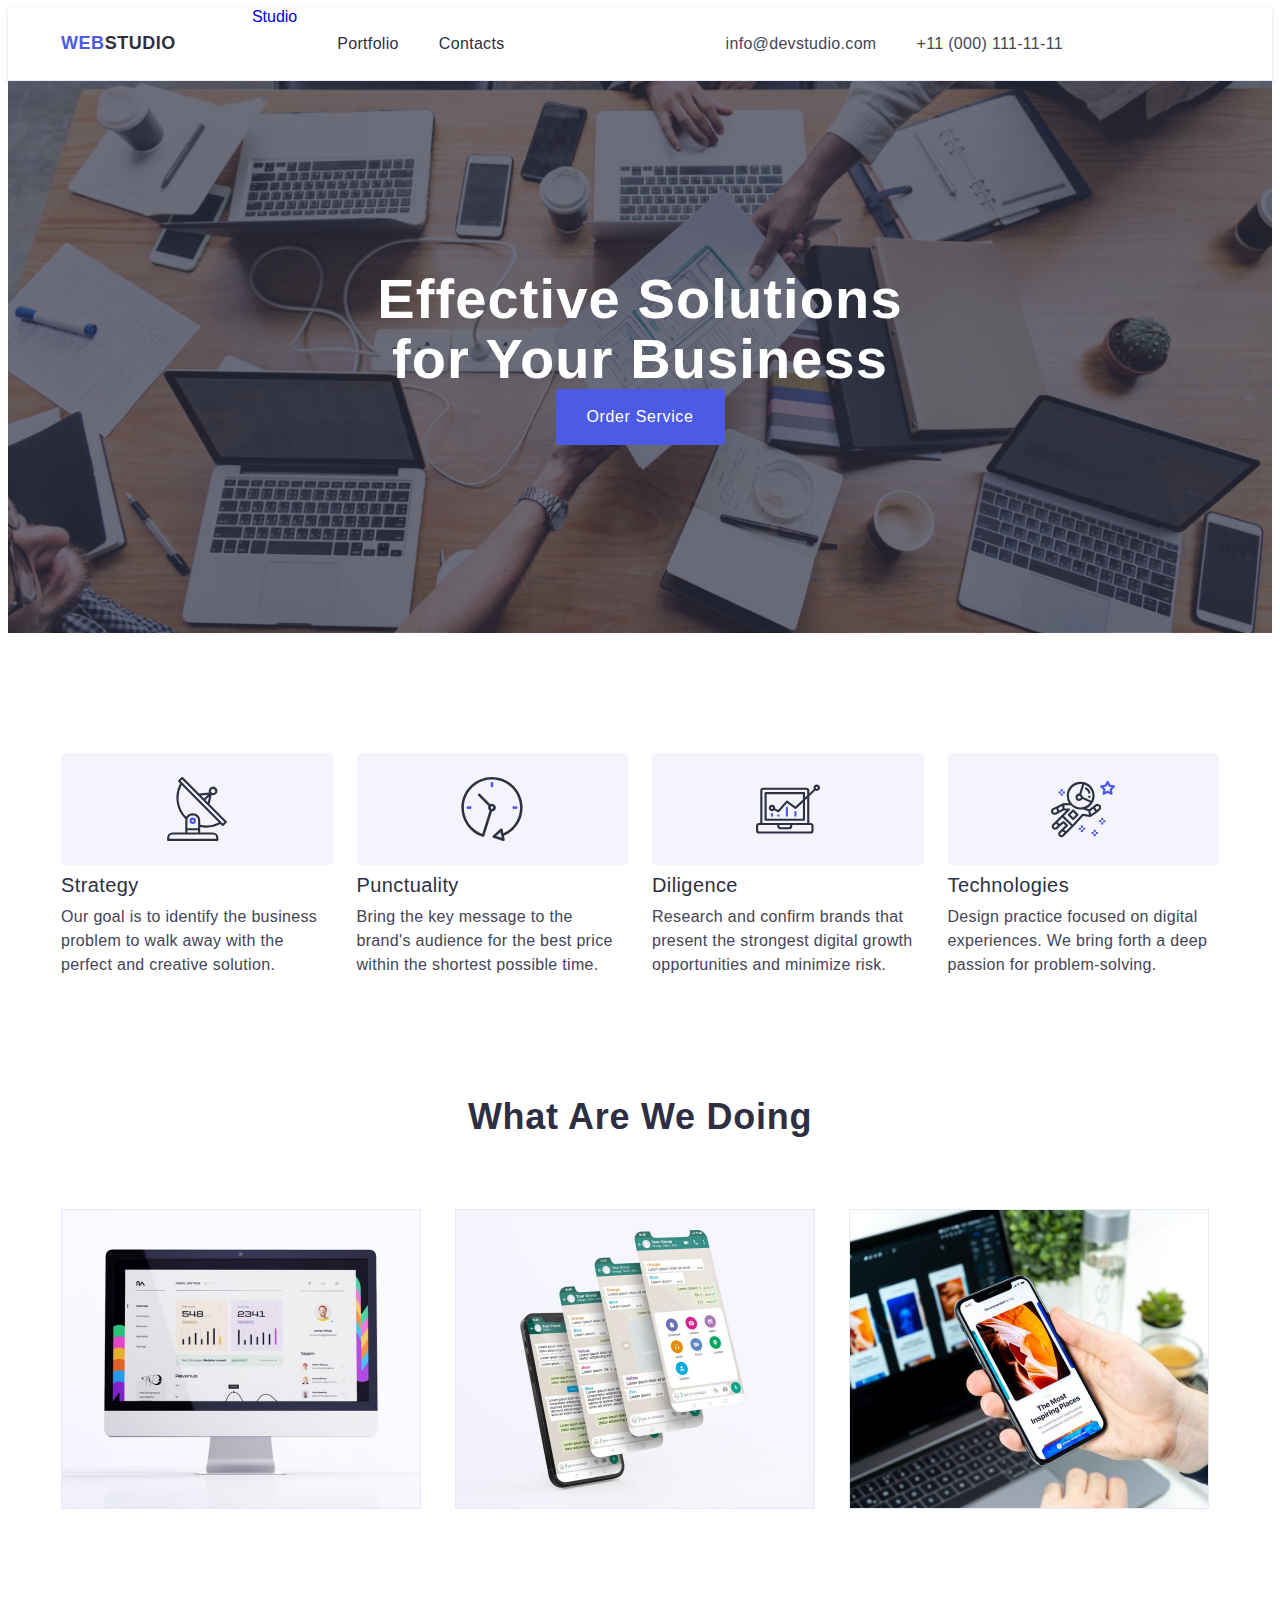
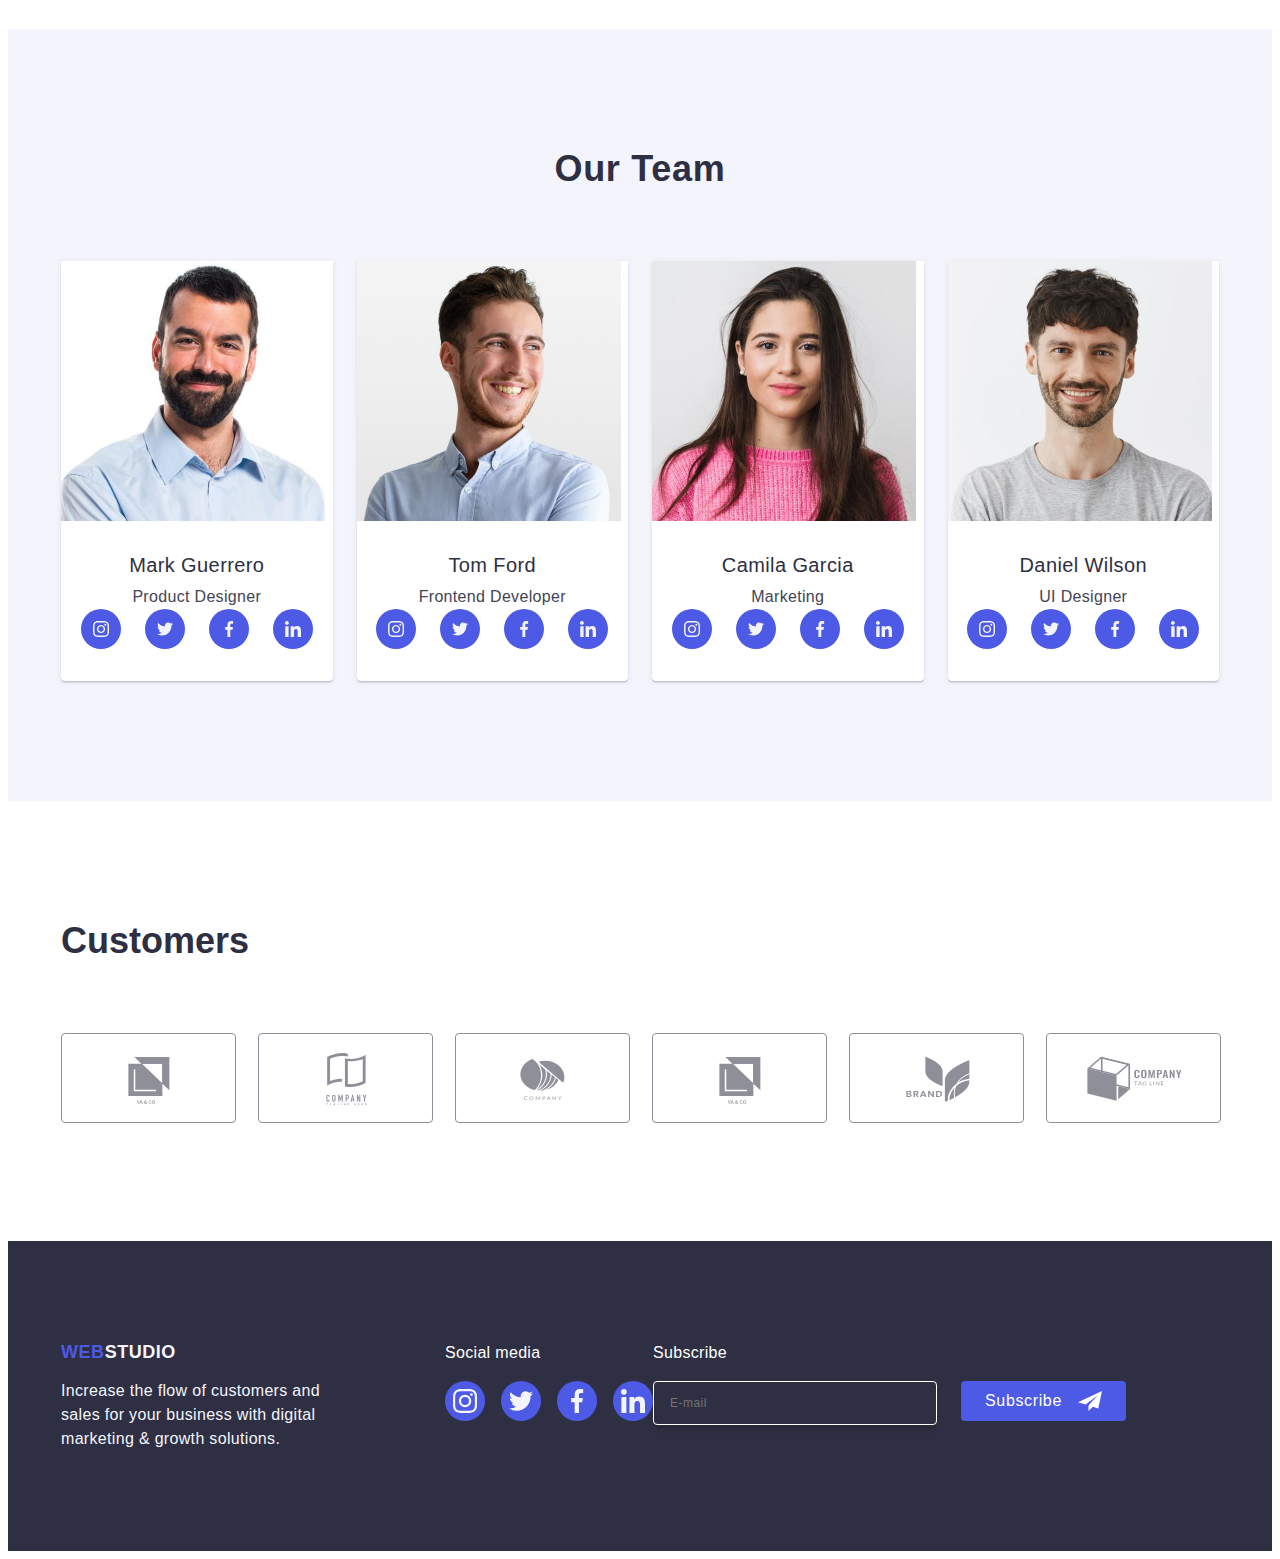
<file: index.html>
<!DOCTYPE html>
<html lang="en">
  <head>
    <meta charset="utf-8" />
    <meta name="viewport" content="width=device-width, initial-scale=1.0" />
    <link rel="shortcut icon" href="favicon.ico" type="image/x-icon" />
    <link rel="preconnect" href="https://fonts.googleapis.com" />
    <link rel="preconnect" href="https://fonts.gstatic.com" crossorigin />
    <link
      rel="preconnect"
      href="https://fonts.googleapis.com/css2?family=Raleway:wght@800&family=Roboto:wght@400;500;700&display=swap"
    />
    <link rel="preconnect" href="https://fonts.googleapis.com" />
    <link rel="preconnect" href="https://fonts.gstatic.com" crossorigin />
    <link
      rel="stylesheet"
      href="https://cdnjs.cloudflare.com/ajax/libs/modern-normalize/2.0.0/modern-normalize.min.css"
      integrity="sha512-4xo8blKMVCiXpTaLzQSLSw3KFOVPWhm/TRtuPVc4WG6kUgjH6J03IBuG7JZPkcWMxJ5huwaBpOpnwYElP/m6wg=="
      crossorigin="anonymous"
      referrerpolicy="no-referrer"
    />
    <link rel="stylesheet" href="./css/style.css" />
    <title>Web Studio</title>
  </head>
  <body>
    <header class="header">
      <div class="header-container container">
        <nav class="header-nav">
          <a href="./index.html" class="header-link link"
            >Web<span class="logo-header">Studio</span></a
          >

          <ul class="list header-li">
            <li><a href="./index.html" class="studio--index link">Studio</a></li>
            <li><a href="./portfolio.html" class="studio-li link">Portfolio</a></li>
            <li><a href="" class="studio-li link">Contacts</a></li>
          </ul>
        </nav>
        <address class="adress-header">
          <ul class="adress-list list">
            <li><a href="mailto:info@devstudio.com" class="mailtel link">info@devstudio.com</a></li>
            <li><a href="tel:+110001111111" class="mailtel link">+11 (000) 111-11-11</a></li>
          </ul>
        </address>
      </div>
    </header>
    <main>
      <!-- Effective Solutions for Your Business -->
      <section class="section-one">
        <div class="container">
          <h1 class="section-one-h">Effective Solutions for Your Business</h1>
          <button type="button" class="section-one-button" data-modal-open>Order Service</button>
          <div></div>
        </div>
      </section>
      <section class="section-two">
        <div class="container">
          <div class="visually-hidden">
            <h2>Container</h2>
          </div>
          <ul class="section-two-list list">
            <li class="section-two-list-li"
              ><div class="index-image-one"
                ><svg class="" width="64" height="64">
                  <use href="./images/icons.svg#icon-antenna-1"></use>
                </svg>
              </div>
              <h3 class="section-two-h">Strategy</h3>
              <p class="section-two-p">
                Our goal is to identify the business problem to walk away with the perfect and
                creative solution.
              </p>
            </li>
            <li class="section-two-list-li"
              ><div class="index-image-one"
                ><svg class="" width="64" height="64">
                  <use href="./images/icons.svg#icon-clock-1"></use>
                </svg>
              </div>
              <h3 class="section-two-h">Punctuality</h3>
              <p class="section-two-p">
                Bring the key message to the brand's audience for the best price within the shortest
                possible time.
              </p>
            </li>
            <li class="section-two-list-li"
              ><div class="index-image-one"
                ><svg class="" width="64" height="64">
                  <use href="./images/icons.svg#icon-diagram-1"></use>
                </svg>
              </div>
              <h3 class="section-two-h">Diligence</h3>
              <p class="section-two-p">
                Research and confirm brands that present the strongest digital growth opportunities
                and minimize risk.
              </p>
            </li>
            <li class="section-two-list-li"
              ><div class="index-image-one"
                ><svg class="" width="64" height="64">
                  <use href="./images/icons.svg#icon-astronaut-1"></use>
                </svg>
              </div>
              <h3 class="section-two-h">Technologies</h3>
              <p class="section-two-p">
                Design practice focused on digital experiences. We bring forth a deep passion for
                problem-solving.
              </p>
            </li>
          </ul>
        </div>
      </section>
      <section class="section-three">
        <!-- What are we doing? -->
        <div class="container">
          <h2 class="section-three-h">What are we doing</h2>
          <ul class="section-three-list list">
            <li class="section-three-list-li"
              ><img src="./images/image1.jpg" alt="computer" width="360"
            /></li>
            <li class="section-three-list-li"
              ><img src="./images/image2.jpg" alt="telegramm" width="360"
            /></li>
            <li class="section-three-list-li"
              ><img src="./images/image3.jpg" alt="phone" width="360"
            /></li>
          </ul>
        </div>
      </section>

      <!-- Our Team -->
      <section class="section-four">
        <div class="container">
          <h2 class="section-four-h">Our Team</h2>
          <ul class="section-four-list list">
            <li class="section-four-li">
              <img src="./images/image.jpg" alt="Mark Guerrero" width="264" />
              <div class="section-four-div"
                ><h3 class="section-four-li-h">Mark Guerrero</h3>
                <p class="section-four-li-p">Product Designer</p>
                <ul class="section-four-ul-social">
                  <li class="section-four-ul-social-li"
                    ><a href="" class="section-four-ul-cosical-li-a"
                      ><svg class="section-four-ul-cosical-li-a-svg" width="16" height="16">
                        <use href="./images/icons.svg#icon-instagram-2"></use></svg></a
                  ></li>
                  <li class="section-four-ul-social-li"
                    ><a href="" class="section-four-ul-cosical-li-a"
                      ><svg class="section-four-ul-cosical-li-a-svg" width="16" height="16">
                        <use href="./images/icons.svg#icon-twitter-1"></use></svg></a
                  ></li>
                  <li class="section-four-ul-social-li"
                    ><a href="" class="section-four-ul-cosical-li-a"
                      ><svg class="section-four-ul-cosical-li-a-svg" width="16" height="16">
                        <use href="./images/icons.svg#icon-facebook-1"></use></svg></a
                  ></li>
                  <li class="section-four-ul-social-li"
                    ><a href="" class="section-four-ul-cosical-li-a"
                      ><svg class="section-four-ul-cosical-li-a-svg" width="16" height="16">
                        <use href="./images/icons.svg#icon-linkedin-1"></use></svg></a
                  ></li>
                </ul>
              </div>
            </li>
            <li class="section-four-li">
              <img src="./images/image(2).jpg" alt="Tom Ford" width="264" />
              <div class="section-four-div">
                <h3 class="section-four-li-h">Tom Ford</h3>
                <p class="section-four-li-p">Frontend Developer</p>
                <ul class="section-four-ul-social">
                  <li class="section-four-ul-social-li"
                    ><a href="" class="section-four-ul-cosical-li-a"
                      ><svg class="section-four-ul-cosical-li-a-svg" width="16" height="16">
                        <use href="./images/icons.svg#icon-instagram-2"></use></svg></a
                  ></li>
                  <li class="section-four-ul-social-li"
                    ><a href="" class="section-four-ul-cosical-li-a"
                      ><svg class="section-four-ul-cosical-li-a-svg" width="16" height="16">
                        <use href="./images/icons.svg#icon-twitter-1"></use></svg></a
                  ></li>
                  <li class="section-four-ul-social-li"
                    ><a href="" class="section-four-ul-cosical-li-a"
                      ><svg class="section-four-ul-cosical-li-a-svg" width="16" height="16">
                        <use href="./images/icons.svg#icon-facebook-1"></use></svg></a
                  ></li>
                  <li class="section-four-ul-social-li"
                    ><a href="" class="section-four-ul-cosical-li-a"
                      ><svg class="section-four-ul-cosical-li-a-svg" width="16" height="16">
                        <use href="./images/icons.svg#icon-linkedin-1"></use></svg></a
                  ></li>
                </ul>
              </div>
            </li>
            <li class="section-four-li">
              <img src="./images/image(3).jpg" alt="Camila Garcia" width="264" />
              <div class="section-four-div">
                <h3 class="section-four-li-h">Camila Garcia</h3>
                <p class="section-four-li-p">Marketing</p>
                <ul class="section-four-ul-social">
                  <li class="section-four-ul-social-li"
                    ><a href="" class="section-four-ul-cosical-li-a"
                      ><svg class="section-four-ul-cosical-li-a-svg" width="16" height="16">
                        <use href="./images/icons.svg#icon-instagram-2"></use></svg></a
                  ></li>
                  <li class="section-four-ul-social-li"
                    ><a href="" class="section-four-ul-cosical-li-a"
                      ><svg class="section-four-ul-cosical-li-a-svg" width="16" height="16">
                        <use href="./images/icons.svg#icon-twitter-1"></use></svg></a
                  ></li>
                  <li class="section-four-ul-social-li"
                    ><a href="" class="section-four-ul-cosical-li-a"
                      ><svg class="section-four-ul-cosical-li-a-svg" width="16" height="16">
                        <use href="./images/icons.svg#icon-facebook-1"></use></svg></a
                  ></li>
                  <li class="section-four-ul-social-li"
                    ><a href="" class="section-four-ul-cosical-li-a"
                      ><svg class="section-four-ul-cosical-li-a-svg" width="16" height="16">
                        <use href="./images/icons.svg#icon-linkedin-1"></use></svg></a
                  ></li>
                </ul>
              </div>
            </li>
            <li class="section-four-li">
              <img src="./images/image(4).jpg" alt="Daniel Wilson" width="264" />
              <div class="section-four-div">
                <h3 class="section-four-li-h">Daniel Wilson</h3>
                <p class="section-four-li-p">UI Designer</p>
                <ul class="section-four-ul-social">
                  <li class="section-four-ul-social-li"
                    ><a href="" class="section-four-ul-cosical-li-a"
                      ><svg class="section-four-ul-cosical-li-a-svg" width="16" height="16">
                        <use href="./images/icons.svg#icon-instagram-2"></use></svg></a
                  ></li>
                  <li class="section-four-ul-social-li"
                    ><a href="" class="section-four-ul-cosical-li-a"
                      ><svg class="section-four-ul-cosical-li-a-svg" width="16" height="16">
                        <use href="./images/icons.svg#icon-twitter-1"></use></svg></a
                  ></li>
                  <li class="section-four-ul-social-li"
                    ><a href="" class="section-four-ul-cosical-li-a"
                      ><svg class="section-four-ul-cosical-li-a-svg" width="16" height="16">
                        <use href="./images/icons.svg#icon-facebook-1"></use></svg></a
                  ></li>
                  <li class="section-four-ul-social-li"
                    ><a href="" class="section-four-ul-cosical-li-a"
                      ><svg class="section-four-ul-cosical-li-a-svg" width="16" height="16">
                        <use href="./images/icons.svg#icon-linkedin-1"></use></svg></a
                  ></li>
                </ul>
              </div>
            </li>
          </ul>
        </div>
      </section>
      <section class="section-five"
        ><div class="container"
          ><h2 class="section-five-h">Customers</h2>
          <ul class="section-five-ul"
            ><li class="section-five-ul-li"
              ><a href="" class="section-five-ul-li-a"
                ><svg class="section-five-svg" width="104" height="56">
                  <use href="./images/icons.svg#icon-Logo"></use></svg></a
            ></li>
            <li class="section-five-ul-li"
              ><a href="" class="section-five-ul-li-a"
                ><svg class="section-five-svg" width="104" height="56">
                  <use href="./images/icons.svg#icon-Logo-1"></use></svg></a
            ></li>
            <li class="section-five-ul-li"
              ><a href="" class="section-five-ul-li-a"
                ><svg class="section-five-svg" width="104" height="56">
                  <use href="./images/icons.svg#icon-Logo-2"></use></svg></a
            ></li>
            <li class="section-five-ul-li"
              ><a href="" class="section-five-ul-li-a"
                ><svg class="section-five-svg" width="104" height="56">
                  <use href="./images/icons.svg#icon-Logo"></use></svg></a
            ></li>
            <li class="section-five-ul-li"
              ><a href="" class="section-five-ul-li-a"
                ><svg class="section-five-svg" width="104" height="56">
                  <use href="./images/icons.svg#icon-Logo-3"></use></svg></a
            ></li>
            <li class="section-five-ul-li"
              ><a href="" class="section-five-ul-li-a"
                ><svg class="section-five-svg" width="104" height="56">
                  <use href="./images/icons.svg#icon-Logo-4"></use></svg></a></li></ul></div
      ></section>
    </main>
    <footer class="footer">
      <div class="footer-div container">
        <div class="footer-div-div">
          <a href="./index.html" class="footer-a link"
            >Web<span class="logo-footer">Studio</span></a
          >
          <p class="footer-p">
            Increase the flow of customers and sales for your business with digital marketing &
            growth solutions.
          </p>
        </div>
        <div>
          <p class="social-media">Social media</p>
          <ul class="footer-ul">
            <li class="footer-ul-li"
              ><a href="" class="footer-ul-li-a"
                ><svg class="footer-svg" width="24" height="24">
                  <use href="./images/icons.svg#icon-instagram-2"></use></svg></a
            ></li>
            <li class="footer-ul-li"
              ><a href="" class="footer-ul-li-a"
                ><svg class="footer-svg" width="24" height="24">
                  <use href="./images/icons.svg#icon-twitter-1"></use></svg></a
            ></li>
            <li class="footer-ul-li"
              ><a href="" class="footer-ul-li-a"
                ><svg class="footer-svg" width="24" height="24">
                  <use href="./images/icons.svg#icon-facebook-1"></use></svg></a
            ></li>
            <li class="footer-ul-li"
              ><a href="" class="footer-ul-li-a"
                ><svg class="footer-svg" width="24" height="24">
                  <use href="./images/icons.svg#icon-linkedin-1"></use></svg></a
            ></li>
          </ul>
        </div>
        <div class="footer-div-subscribe">
          <p class="subscribe">Subscribe</p>
          <form action="action" class="footer-form"
            ><label for="fullname" class="footer-label"
              ><input
                id="fullname"
                type="email"
                placeholder="E-mail"
                name="footer-input"
                class="input"
            /></label>
            <button type="submit" class="button-subscribe"
              >Subscribe
              <svg class="footer-svg-subscribe" width="24" height="24">
                <use href="./images/icons.svg#icon-Frame-3"></use>
              </svg>
            </button>
          </form>
        </div>
      </div>
    </footer>
    <div class="modal-div is-hidden" data-modal>
      <div class="modal-div-div"
        ><button type="button" class="modal-button" data-modal-close
          ><svg class="modal-svg" width="8" height="8">
            <use href="./images/icons.svg#icon-close"></use>
          </svg>
        </button>

        <p class="modal-p"></p>
        <form action="user-name-one"
          ><div class="modal-form-div"
            ><label for="user-name-one" class="modal-form-label">Name</label>
            <div class="modal-div-lobel"
              ><input type="text" id="user-name-one" name="user-name-one" class="inmup-username" />
              <svg class="modal-svg-input" width="18" height="24">
                <use href="./images/icons.svg#icon-person-black-18dp-1"></use></svg></div
          ></div>
          <div class="modal-form-div"
            ><label for="user-name" class="modal-form-label">Phone</label>
            <div class="label-div"
              ><input type="text" id="user-name" name="user-name" class="inmup-username" />
              <svg class="modal-svg-input" width="18" height="24">
                <use href="./images/icons.svg#icon-phone-black-18dp-1"></use></svg></div
          ></div>
          <div class="modal-form-div"
            ><label for="username" class="modal-form-label">Email</label>
            <div class="label-div"
              ><input type="text" id="username" name="user-name" class="inmup-username" />
              <svg class="modal-svg-input" width="18" height="24">
                <use href="./images/icons.svg#icon-email-black-18dp-1"></use>
              </svg>
            </div>
          </div>
          <div class="modal-four-div"
            ><label for="user-comment" class="modal-form-label">Comment</label>
            <textarea
              name="user-comment"
              id="user-comment"
              placeholder="Text input"
              class="modal-textarea"
              cols="30"
              rows="10"
            ></textarea>
          </div>
          <div class="modal-five-div"
            ><input
              type="checkbox"
              id="user-privacy"
              value="true"
              name="user-privacy"
              class="visually-hidden input-checkbox"
            />
            <label for="user-privacy" class="modal-five-label"
              >I accept the terms and conditions of the
              <span class="label-span"
                ><svg class="modal-svg-span" width="10" height="8">
                  <use href="./images/icons.svg#icon-Checkbox"></use></svg></span
              ><a href="" class="label-a">Privacy Policy</a></label
            ></div
          >
          <button class="form-button"></button>
        </form>
      </div>
    </div>
    <script src="./js/modal.js"></script>
  </body>
</html>
</file>
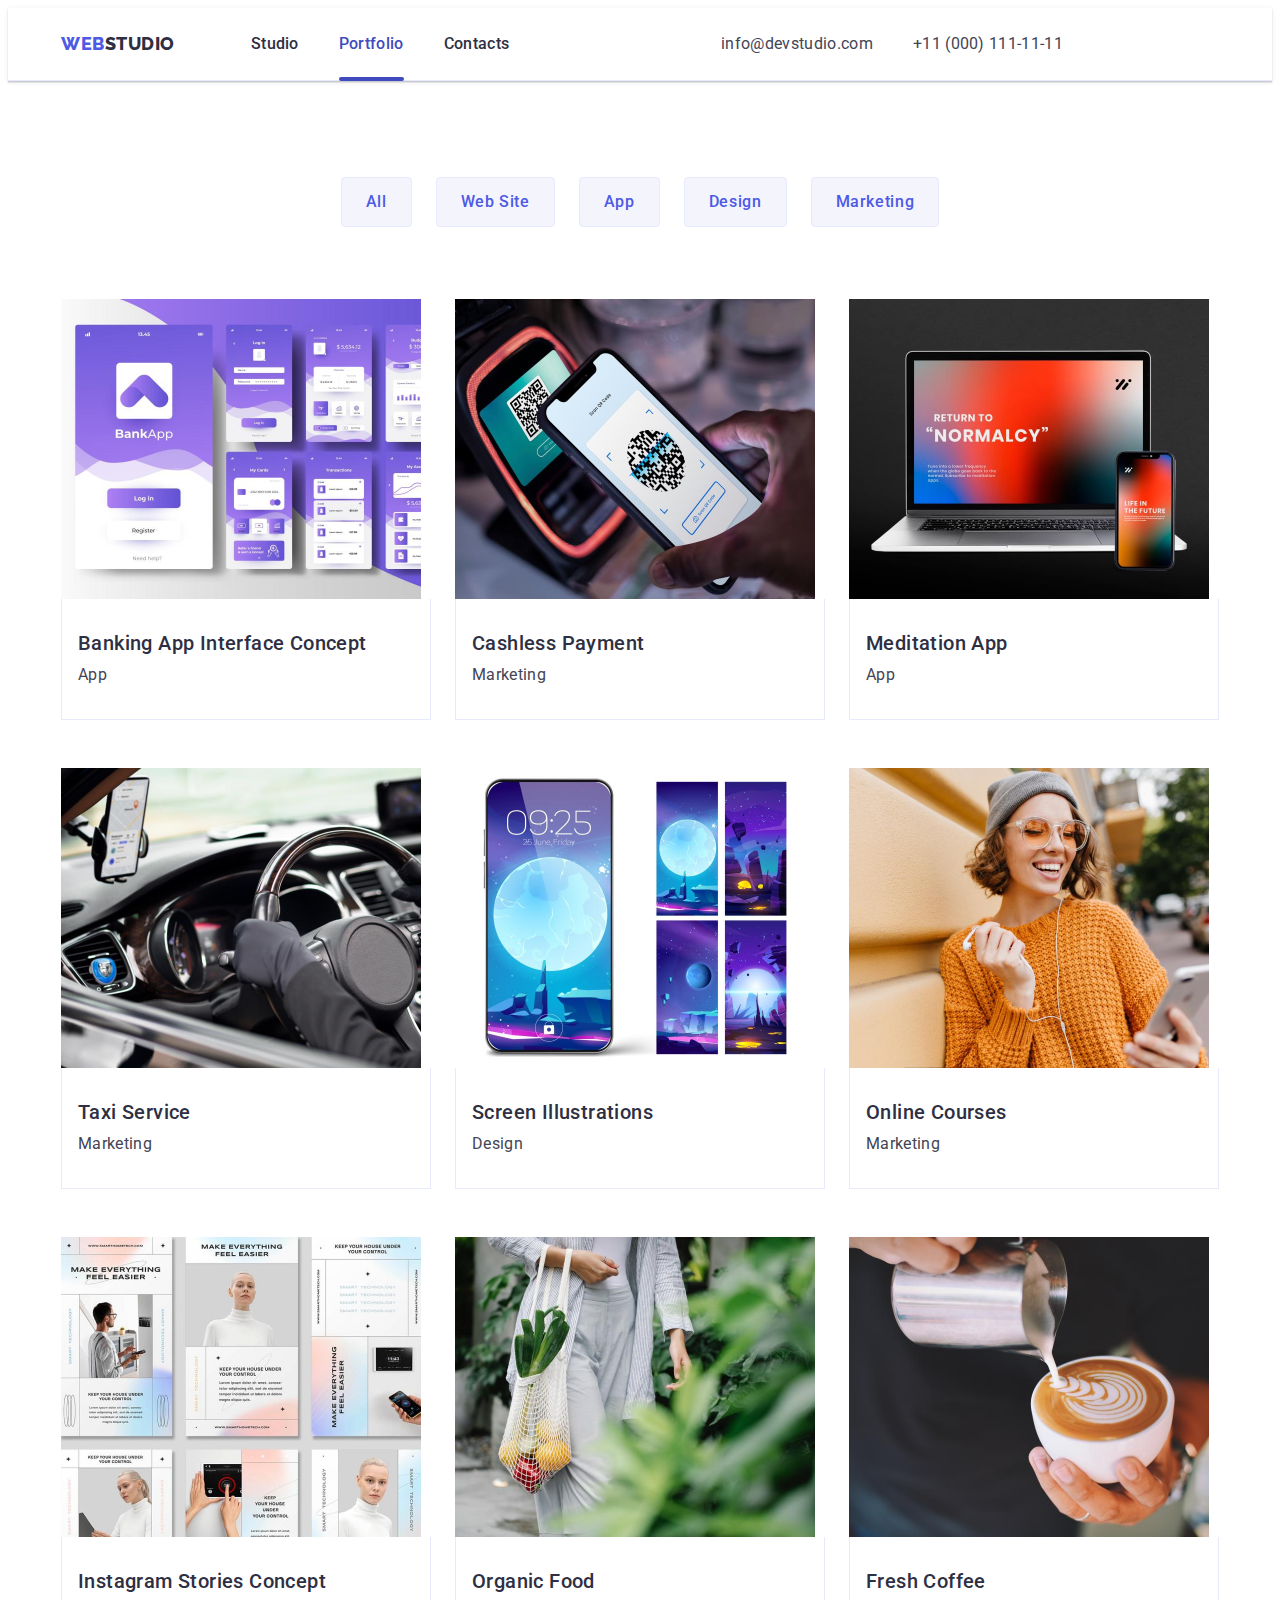
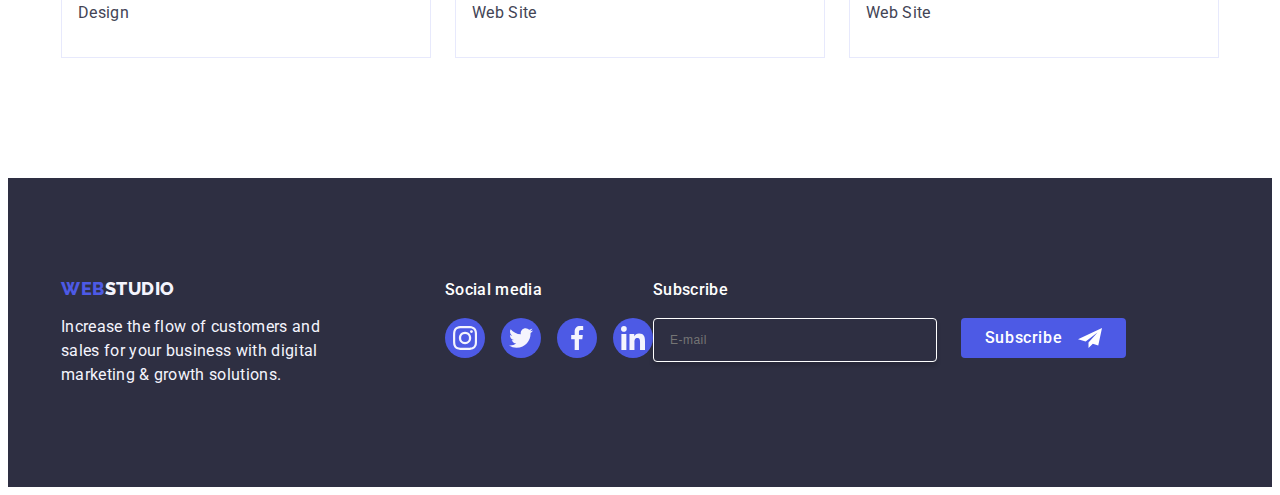
<file: portfolio.html>
<!DOCTYPE html>
<html lang="en">
  <head>
    <meta charset="utf-8" />
    <meta name="viewport" content="width=device-width, initial-scale=1.0" />
    <link rel="preconnect" href="https://fonts.googleapis.com" />
    <link rel="preconnect" href="https://fonts.gstatic.com" crossorigin />
    <link
      href="https://fonts.googleapis.com/css2?family=Montserrat:wght@400;700&family=Roboto:wght@700&display=swap"
      rel="stylesheet"
    />
    <link rel="preconnect" href="https://fonts.googleapis.com" />
    <link rel="preconnect" href="https://fonts.gstatic.com" crossorigin />
    <link
      href="https://fonts.googleapis.com/css2?family=Montserrat:wght@400;700&family=Raleway:wght@700&family=Roboto:wght@700&display=swap"
      rel="stylesheet"
    />

    <link
      rel="stylesheet"
      href="https://cdnjs.cloudflare.com/ajax/libs/modern-normalize/2.0.0/modern-normalize.min.css"
      integrity="sha512-4xo8blKMVCiXpTaLzQSLSw3KFOVPWhm/TRtuPVc4WG6kUgjH6J03IBuG7JZPkcWMxJ5huwaBpOpnwYElP/m6wg=="
      crossorigin="anonymous"
      referrerpolicy="no-referrer"
    />
    <link rel="stylesheet" href="./css/style.css" />
    <title>Portfolio</title>
  </head>
  <body>
    <header class="header">
      <div class="header-container container">
        <nav class="header-nav">
          <a href="./index.html" class="header-link link"
            >Web<span class="logo-header">Studio</span></a
          >

          <ul class="list header-li">
            <li><a href="./index.html" class="studio-li link">Studio</a></li>
            <li><a href="./portfolio.html" class="studio-index link">Portfolio</a></li>
            <li><a href="" class="studio-li link">Contacts</a></li>
          </ul>
        </nav>
        <address class="adress-header">
          <ul class="adress-list list">
            <li><a href="mailto:info@devstudio.com" class="mailtel link">info@devstudio.com</a></li>
            <li><a href="tel:+110001111111" class="mailtel link">+11 (000) 111-11-11</a></li>
          </ul>
        </address>
      </div>
    </header>
    <main>
      <!-- Button -->
      <section class="section-main">
        <div class="container">
          <div class="visually-hidden">
            <h1>Kashtanov</h1>
          </div>
          <ul class="main-list-one list">
            <li><button type="button" class="button">All</button></li>
            <li><button type="button" class="button">Web Site</button></li>
            <li><button type="button" class="button">App</button></li>
            <li><button type="button" class="button">Design</button></li>
            <li><button type="button" class="button">Marketing</button></li></ul
          >
          <!-- 1 Row -->
          <ul class="main-list-two list">
            <li class="main-list-two-li">
              <a href="" class="portfolip-link link">
                <div class="images-div"
                  ><img
                    src="./images-portfolio/row1-1.jpg"
                    alt="Banking App Interface Concept"
                    width="360"
                  />
                  <p class="images-div-p">
                    14 Stylish and User-Friendly App Design Concepts · Task Manager App · Calorie
                    Tracker App · Exotic Fruit Ecommerce App · Cloud Storage App</p
                  ></div
                ><div class="div-container">
                  <h2 class="porfolio-h-two">Banking App Interface Concept</h2>
                  <p class="portfolio-p">App</p>
                </div>
              </a>
            </li>
            <li class="main-list-two-li">
              <a href="" class="portfolip-link link">
                <div class="images-div"
                  ><img src="./images-portfolio/row1-2.jpg" alt="Cashless Payment" width="360" /><p
                    class="images-div-p"
                  >
                    14 Stylish and User-Friendly App Design Concepts · Task Manager App · Calorie
                    Tracker App · Exotic Fruit Ecommerce App · Cloud Storage App</p
                  ></div
                >
                <div class="div-container"
                  ><h2 class="porfolio-h-two">Cashless Payment</h2>
                  <p class="portfolio-p">Marketing</p>
                </div>
              </a>
            </li>
            <li class="main-list-two-li">
              <a href="" class="portfolip-link link">
                <div class="images-div"
                  ><img src="./images-portfolio/row1-3.jpg" alt="Meditation App" width="360" /><p
                    class="images-div-p"
                  >
                    14 Stylish and User-Friendly App Design Concepts · Task Manager App · Calorie
                    Tracker App · Exotic Fruit Ecommerce App · Cloud Storage App</p
                  ></div
                >
                <div class="div-container"
                  ><h2 class="porfolio-h-two">Meditation App</h2>
                  <p class="portfolio-p">App</p>
                </div>
              </a>
            </li>
            <!-- 2 Row -->
            <li class="main-list-two-li">
              <a href="" class="portfolip-link link">
                <div class="images-div"
                  ><img src="./images-portfolio/row2-1.jpg" alt="Taxi Service" width="360" /><p
                    class="images-div-p"
                  >
                    14 Stylish and User-Friendly App Design Concepts · Task Manager App · Calorie
                    Tracker App · Exotic Fruit Ecommerce App · Cloud Storage App</p
                  ></div
                >
                <div class="div-container"
                  ><h2 class="porfolio-h-two">Taxi Service</h2>
                  <p class="portfolio-p">Marketing</p></div
                >
              </a>
            </li>
            <li class="main-list-two-li">
              <a href="" class="portfolip-link link">
                <div class="images-div"
                  ><img
                    src="./images-portfolio/row2-2.jpg"
                    alt="Screen Illustrations"
                    width="360"
                  /><p class="images-div-p">
                    14 Stylish and User-Friendly App Design Concepts · Task Manager App · Calorie
                    Tracker App · Exotic Fruit Ecommerce App · Cloud Storage App</p
                  ></div
                >
                <div class="div-container"
                  ><h2 class="porfolio-h-two">Screen Illustrations</h2>
                  <p class="portfolio-p">Design</p>
                </div>
              </a>
            </li>
            <li class="main-list-two-li">
              <a href="" class="portfolip-link link">
                <div class="images-div"
                  ><img src="./images-portfolio/row2-3.jpg" alt="Online Courses" width="360" /><p
                    class="images-div-p"
                  >
                    14 Stylish and User-Friendly App Design Concepts · Task Manager App · Calorie
                    Tracker App · Exotic Fruit Ecommerce App · Cloud Storage App</p
                  ></div
                >
                <div class="div-container"
                  ><h2 class="porfolio-h-two">Online Courses</h2>
                  <p class="portfolio-p">Marketing</p>
                </div>
              </a>
            </li>
            <!-- 3 Row -->
            <li class="main-list-two-li">
              <a href="" class="portfolip-link link">
                <div class="images-div"
                  ><img
                    src="./images-portfolio/row3-1.jpg"
                    alt="Instagram Stories Concept"
                    width="360"
                  /><p class="images-div-p">
                    14 Stylish and User-Friendly App Design Concepts · Task Manager App · Calorie
                    Tracker App · Exotic Fruit Ecommerce App · Cloud Storage App</p
                  ></div
                ><div class="div-container">
                  <h2 class="porfolio-h-two">Instagram Stories Concept</h2>
                  <p class="portfolio-p">Design</p>
                </div>
              </a>
            </li>
            <li class="main-list-two-li">
              <a href="" class="portfolip-link link">
                <div class="images-div"
                  ><img src="./images-portfolio/row3-2.jpg" alt="Organic Food" width="360" /><p
                    class="images-div-p"
                  >
                    14 Stylish and User-Friendly App Design Concepts · Task Manager App · Calorie
                    Tracker App · Exotic Fruit Ecommerce App · Cloud Storage App</p
                  ></div
                >
                <div class="div-container"
                  ><h2 class="porfolio-h-two">Organic Food</h2>
                  <p class="portfolio-p">Web Site</p>
                </div>
              </a>
            </li>
            <li class="main-list-two-li">
              <a href="" class="portfolip-link link">
                <div class="images-div"
                  ><img src="./images-portfolio/row3-3.jpg" alt="Fresh Coffee" width="360" /><p
                    class="images-div-p"
                  >
                    14 Stylish and User-Friendly App Design Concepts · Task Manager App · Calorie
                    Tracker App · Exotic Fruit Ecommerce App · Cloud Storage App</p
                  ></div
                >
                <div class="div-container"
                  ><h2 class="porfolio-h-two">Fresh Coffee</h2>
                  <p class="portfolio-p">Web Site</p>
                </div>
              </a>
            </li>
          </ul>
        </div>
      </section>
    </main>
    <footer class="footer">
      <div class="footer-div container">
        <div class="footer-div-div">
          <a href="./index.html" class="footer-a link"
            >Web<span class="logo-footer">Studio</span></a
          >
          <p class="footer-p">
            Increase the flow of customers and sales for your business with digital marketing &
            growth solutions.
          </p>
        </div>
        <div>
          <p class="social-media">Social media</p>
          <ul class="footer-ul">
            <li class="footer-ul-li"
              ><a href="" class="footer-ul-li-a"
                ><svg class="footer-svg" width="24" height="24">
                  <use href="./images/icons.svg#icon-instagram-2"></use></svg></a
            ></li>
            <li class="footer-ul-li"
              ><a href="" class="footer-ul-li-a"
                ><svg class="footer-svg" width="24" height="24">
                  <use href="./images/icons.svg#icon-twitter-1"></use></svg></a
            ></li>
            <li class="footer-ul-li"
              ><a href="" class="footer-ul-li-a"
                ><svg class="footer-svg" width="24" height="24">
                  <use href="./images/icons.svg#icon-facebook-1"></use></svg></a
            ></li>
            <li class="footer-ul-li"
              ><a href="" class="footer-ul-li-a"
                ><svg class="footer-svg" width="24" height="24">
                  <use href="./images/icons.svg#icon-linkedin-1"></use></svg></a
            ></li>
          </ul>
        </div>
        <div class="footer-div-subscribe">
          <p class="subscribe">Subscribe</p>
          <form action="action" class="footer-form"
            ><label for="fullname" class="footer-label"
              ><input
                id="fullname"
                type="email"
                placeholder="E-mail"
                name="footer-input"
                class="input"
            /></label>
            <button type="submit" class="button-subscribe"
              >Subscribe
              <svg class="footer-svg-subscribe" width="24" height="24">
                <use href="./images/icons.svg#icon-Frame-3"></use>
              </svg>
            </button>
          </form>
        </div>
      </div>
    </footer>
  </body>
</html>
</file>
<file: css/style.css>
body {
  font-family: Roboto, sans-serif;
  color: #434455;
  background-color: #ffffff;
}

h1,
h2,
h3,
h4,
h5,
h6,
p {
  margin-top: 0;
  margin-bottom: 0;
}

ul,
ol {
  margin-top: 0;
  margin-bottom: 0;
  padding-left: 0;
  list-style-type: none;
}
img {
  display: block;
}

:root {
  --brand-color: #fff;
}

.list {
  list-style: none;
}

.header {
  box-shadow: 0px 2px 1px rgba(46, 47, 66, 0.08), 0px 1px 1px rgba(46, 47, 66, 0.16),
    0px 1px 6px rgba(46, 47, 66, 0.08);
  border-bottom: 1px solid #e7e9fc;
}
.container {
  width: 1158px;
  padding: 0 15px;
  margin: 0 auto;
}

.header-container {
  display: flex;
  align-items: center;
  justify-content: space-between;
}

.header-nav {
  display: flex;
  align-items: center;
}

.studio-index {
  display: block;
  padding: 24px 0;
  font-weight: 500;
  font-size: 16px;
  line-height: 1.5;
  letter-spacing: 0.02em;
  transition: color 250ms cubic-bezier(0.4, 0, 0.2, 1);
  position: relative;
  color: #404bbf;
}
.studio-index::after {
  color: #4d5ae5;
  content: '';
  position: absolute;
  left: 0;
  bottom: -1px;
  height: 4px;
  width: 100%;
  background-color: #404bbf;
  border-radius: 2px;
}

.header-logo {
  display: flex;
  align-items: center;
  gap: 4px;
  margin-left: 156px;
  margin-right: 76px;
}

.header-li {
  display: flex;
  gap: 40px;
  border-radius: 4px;
  text-decoration: none;

  background-color: #fff;
}

.adress-list {
  display: flex;
  gap: 40px;
  margin-right: 156px;
}

.logo {
  color: var(--IRIS, #4d5ae5);
  font-family: Raleway, sans-serif;
  font-size: 18px;
  font-style: normal;
  font-weight: 800;
  line-height: 1.17;
  letter-spacing: 0.54px;
  text-transform: uppercase;
  text-decoration: none;
}

.logo-header {
  color: #2e2f42;
}
.logo a:link {
  text-decoration: none;
}

.logo2 a:link {
  text-decoration: none;
}

.header-link {
  color: #4d5ae5;
  font-family: Raleway, sans-serif;
  font-size: 18px;
  font-style: normal;
  font-weight: 800;
  line-height: 1.17em; /* 116.667% */
  letter-spacing: 0.54px;
  text-transform: uppercase;
  text-decoration: none;
  display: block;
  margin-right: 76px;
}

.studio-li {
  display: block;
  padding: 24px 0;
  font-weight: 500;
  font-size: 16px;
  line-height: 1.5;
  letter-spacing: 0.02em;
  color: #2e2f42;
  transition: color 250ms cubic-bezier(0.4, 0, 0.2, 1);
}

.link {
  text-decoration: none;
}

.studio-li:hover {
  color: #404bbf;
  transform: translateY(0%);
}

.studio-li:focus {
  color: #404bbf;
  transform: translateY(0%);
}

.images-div {
  position: relative;
  overflow: hidden;
}

.images-div-p {
  display: block;
  position: absolute;
  top: 0;
  font-size: 16px;
  line-height: 1.5;
  letter-spacing: 0.02em;
  color: #f4f4fd;
  padding: 40px 32px;
  background-color: #4d5ae5;
  height: 100%;
  width: 100%;
  transform: translateY(100%);
  transition: transform 250ms cubic-bezier(0.4, 0, 0.2, 1);
}
.images-div-p:hover {
  box-shadow: 0px 1px 6px rgba(46, 47, 66, 0.08), 0px 1px 1px rgba(46, 47, 66, 0.16),
    0px 2px 1px rgba(46, 47, 66, 0.08);
  transform: translateY(0%);
}
.images-div-p:focus {
  box-shadow: 0px 1px 6px rgba(46, 47, 66, 0.08), 0px 1px 1px rgba(46, 47, 66, 0.16),
    0px 2px 1px rgba(46, 47, 66, 0.08);
  transform: translateY(0%);
}

.adress-header {
  font-style: normal;
}

.mailtel {
  font-size: 16px;
  line-height: 1.5;
  letter-spacing: 0.02em;
  color: #434455;
  transition: color 250ms cubic-bezier(0.4, 0, 0.2, 1);
}

.mailtel:hover {
  color: #404bbf;
}

.mailtel.mailtel:focus {
  color: #404bbf;
}

.studio {
  font-weight: 500;
  font-size: 16px;
  line-height: 1.5;
  letter-spacing: 0.02em;
  color: #2e2f42;
}

.studio:link {
  text-decoration: none;
}

.footer {
  padding: 100px 0;
  background-color: #2e2f42;
}

.footer-a {
  color: #4d5ae5;
  display: inline-block;
  margin-bottom: 16px;
  font-family: Raleway, sans-serif;
  font-size: 18px;
  font-style: normal;
  font-weight: 800;
  line-height: 1.17em; /* 116.667% */
  letter-spacing: 0.54px;
  text-transform: uppercase;
}
.logo-footer {
  color: #f4f4fd;
}

.footer-p {
  max-width: 264px;
  line-height: 1.5;
  color: #f4f4fd;
  letter-spacing: 0.02em;
}

.section-one {
  margin: 0 auto;
  display: flex;
  background-color: #2e2f42;
  padding: 188px 0;
  max-width: 1440px;
  background-repeat: no-repeat;
  background-position: center;
  background-size: cover;
  background-image: linear-gradient(rgba(46, 47, 66, 0.7), rgba(46, 47, 66, 0.7)),
    url(../images-portfolio/background-hero.jpg);
}

.section-one-h {
  display: flex;
  margin: 0 auto;
  flex-wrap: nowrap;
  max-width: 1000px;
  width: 600px;
  font-size: 56px;
  line-height: 1.07;
  text-align: center;
  justify-content: center;
  align-items: center;
  letter-spacing: 0.02em;
  color: #ffffff;
}

.section-one-button {
  margin: 0 auto;
  display: block;
  min-width: 169px;
  height: 56px;
  border: none;
  border-radius: 4px;
  cursor: pointer;
  background-color: #4d5ae5;
  font-family: Roboto, sans-serif;
  font-weight: 500;
  font-size: 16px;
  line-height: 1.5;
  letter-spacing: 0.04em;
  color: #ffffff;
  cursor: pointer;
  transition: background-color 250ms cubic-bezier(0.4, 0, 0.2, 1);
}
.section-one-button::data-modal-open .section-one-button:hover {
  background-color: #404bbf;
}

.section-one-button:focus {
  background-color: #404bbf;
}
.section-two {
  padding: 120px 0;
}

.visually-hidden {
  position: absolute !important;
  clip: rect(1px 1px 1px 1px); /* Використовуйте 'clip' як альтернативний спосіб приховування */
  padding: 0 !important;
  border: 0 !important;
  height: 1px !important;
  width: 1px !important;
  overflow: hidden;
}

.index-image-one {
  display: flex;
  align-items: center;
  justify-content: center;
  height: 112px;
  background-color: #f4f4fd;
  border-radius: 4px;
  margin-bottom: 8px;
}

.section-two-list {
  display: flex;
  gap: 24px;
}

.section-two-list-li {
  width: calc((100% - 72px) / 4);
}
.section-two-h {
  margin-bottom: 8px;
  font-weight: 500;
  font-size: 20px;
  line-height: 1.2;
  letter-spacing: 0.02em;
  color: #2e2f42;
}

.section-two-p {
  line-height: 1.5;
  letter-spacing: 0.02em;
}

.section-three {
  padding-bottom: 120px;
}

.section-three-h {
  margin-bottom: 72px;
  font-size: 36px;
  line-height: 1.11;
  text-align: center;
  text-transform: capitalize;
  letter-spacing: 0.02em;
  color: #2e2f42;
}
.section-three-list {
  display: flex;
  gap: 24px;
}

.section-three-list-li {
  width: calc((100% - 48px) / 3);
}

.section-four {
  padding: 120px 0;
  background-color: #f4f4fd;
}

.section-four-h {
  margin-bottom: 72px;
  font-size: 36px;
  line-height: 1.11;
  text-align: center;
  letter-spacing: 0.02em;
  text-transform: capitalize;
  color: #2e2f42;
}

.section-four-list {
  display: flex;
  gap: 24px;
}

.section-four-li {
  width: calc((100% - 72px) / 4);
  border-radius: 0px 0px 4px 4px;
  background-color: #ffffff;
  box-shadow: 0px 1px 6px rgba(46, 47, 66, 0.08), 0px 1px 1px rgba(46, 47, 66, 0.16),
    0px 2px 1px rgba(46, 47, 66, 0.08);
}

.section-four-div {
  padding: 32px 0;
}

.section-four-ul-social {
  display: flex;
  justify-content: center;
  gap: 24px;
}

.section-four-ul-social-li {
  width: 40px;
  height: 40px;
}

.section-four-ul-cosical-li-a {
  width: 100%;
  height: 100%;
  background-color: #4d5ae5;
  border-radius: 50%;
  display: flex;
  align-items: center;
  justify-content: center;
  transition: background-color 250ms cubic-bezier(0.4, 0, 0.2, 1);
}
.section-four-ul-cosical-li-a:hover {
  background-color: #404bbf;
}

.section-four-ul-cosical-li-a:focus {
  background-color: #404bbf;
}

.section-four-ul-cosical-li-a-svg {
  fill: #f4f4fd;
}

.section-four-li-h {
  text-align: center;
  margin-bottom: 8px;
  font-weight: 500;
  font-size: 20px;
  line-height: 1.2;
  letter-spacing: 0.02em;
  color: #2e2f42;
}

.section-four-li-p {
  text-align: center;
  font-size: 16px;
  line-height: 1.5;
  letter-spacing: 0.02em;
}

.section-five {
  padding: 120px 0;
}

.section-five-h {
  font-size: 36px;
  line-height: 1.11;
  color: #2e2f42;
  margin-bottom: 72px;
}

.section-five-ul {
  display: flex;
  gap: 24px;
}

.section-five-ul-li {
  width: calc((100% - 120px) / 6);
  height: 88px;
}

.section-five-ul-li-a {
  width: 100%;
  height: 100%;
  border: 1px solid #8e8f99;
  border-radius: 4px;
  display: flex;
  align-items: center;
  justify-content: center;
  color: #8e8f99;
  transition: border-color 250ms cubic-bezier(0.4, 0, 0.2, 1),
    color 250ms cubic-bezier(0.4, 0, 0.2, 1);
}

.section-five-ul-li-a:hover {
  border-color: #404bbf;
  color: #404bbf;
}

.section-five-ul-li-a:focus {
  border-color: #404bbf;
  color: #404bbf;
}

.section-five-svg {
  fill: currentColor;
}

.section-main {
  padding-top: 96px;
  padding-bottom: 120px;
}

.main-list-one {
  display: flex;
  justify-content: center;
  gap: 24px;
  margin-bottom: 72px;
}

.button {
  padding: 12px 24px;
  border: 1px solid #e7e9fc;
  border-radius: 4px;
  font-family: 'Roboto', sans-serif;
  font-weight: 500;
  font-size: 16px;
  line-height: 1.5;
  letter-spacing: 0.04em;
  color: #4d5ae5;
  background-color: #f4f4fd;
  cursor: pointer;
  transition: color 250ms cubic-bezier(0.4, 0, 0.2, 1),
    background-color 250ms cubic-bezier(0.4, 0, 0.2, 1),
    border-color 250ms cubic-bezier(0.4, 0, 0.2, 1), box-shadow 250ms cubic-bezier(0.4, 0, 0.2, 1);
}

.button:hover {
  border: 1px solid transparent;
  color: #ffffff;
  background-color: #404bbf;
  box-shadow: 3px 1px rgba(0, 0, 0, 0.1), 0px 2px 1px rgba(0, 0, 0, 0.08),
    0px 2px 2px rgba(0, 0, 0, 0.12);
}

.button:focus {
  border: 1px solid transparent;
  color: #ffffff;
  background-color: #404bbf;
  box-shadow: 3px 1px rgba(0, 0, 0, 0.1), 0px 2px 1px rgba(0, 0, 0, 0.08),
    0px 2px 2px rgba(0, 0, 0, 0.12);
}

.main-list-two {
  display: flex;
  flex-wrap: wrap;
  column-gap: 24px;
  row-gap: 48px;
}

.main-list-two-li {
  width: calc((100% - 48px) / 3);
}

.div-container {
  padding: 32px 16px;
  border: 1px solid #e7e9fc;
  border-top: none;
}

.porfolio-h-two {
  margin-bottom: 8px;
  font-weight: 500;
  font-size: 20px;
  line-height: 1.2;
  letter-spacing: 0.02em;
  color: #2e2f42;
}

.portfolio-p {
  font-size: 16px;
  line-height: 1.5;
  letter-spacing: 0.02em;
  color: #434455;
}

.footer-div {
  display: flex;
  align-items: baseline;
}

.footer-div-div {
  margin-right: 120px;
}

.social-media {
  font-weight: 500;
  font-size: 16px;
  line-height: 1.5;
  letter-spacing: 0.02em;
  color: #ffffff;
  margin-bottom: 16px;
}

.footer-ul {
  display: flex;
  gap: 16px;
}

.footer-ul-li {
  width: 40px;
  height: 40px;
}

.footer-ul-li-a {
  width: 100%;
  height: 100%;
  background-color: #4d5ae5;
  border-radius: 50%;
  display: flex;
  align-items: center;
  justify-content: center;
  transition: background-color 250ms cubic-bezier(0.4, 0, 0.2, 1);
}

.footer-ul-li-a:hover {
  background-color: #31d0aa;
}

.footer-ul-li-a:focus {
  background-color: #31d0aa;
}

.footer-svg {
  fill: #f4f4fd;
}

.subscribe {
  margin-bottom: 16px;
  font-weight: 500;
  font-size: 16px;
  line-height: 1.5;
  letter-spacing: 0.02em;
  color: #ffffff;
}

.footer-form {
  display: flex;
  gap: 24px;
}

.footer-label {
}

.input {
  width: 264px;
  height: 40px;
  border: 1px solid #ffffff;
  background-color: transparent;
  font-size: 12px;
  line-height: 2;
  letter-spacing: 0.04em;
  padding-left: 16px;
  box-shadow: 0px 4px 4px 0px rgba(0, 0, 0, 0.15);
  border-radius: 4px;
  color: #ffffff;
}

.placeholder {
  color: #ffffff;
}

.button-subscribe {
  min-width: 165px;
  height: 40px;
  display: flex;
  justify-content: center;
  align-items: center;
  font-family: 'Roboto', sans-serif;
  font-size: 16px;
  font-weight: 500;
  line-height: 1.5;
  letter-spacing: 0.04em;
  color: #ffffff;
  cursor: pointer;
  background-color: #4d5ae5;
  border: none;
  border-radius: 4px;
}

.footer-svg-subscribe {
  margin-left: 16px;
}

.modal-div {
  position: fixed;
  top: 0;
  left: 0;
  width: 100%;
  height: 100%;
  background-color: rgba(46, 47, 66, 0.4);
  transition: opacity 250ms cubic-bezier(0.4, 0, 0.2, 1),
    visibility 250ms cubic-bezier(0.4, 0, 0.2, 1);
  padding: 72px 24px 24px 24px;
}

.is-hidden {
  opacity: 0;
  visibility: hidden;
  pointer-events: none;
}

.portfolip-link {
  display: block;
  transition: box-shadow 250ms cubic-bezier(0.4, 0, 0.2, 1);
}

.portfolip-link:hover .images-div-p {
  box-shadow: 0px 1px 6px rgba(46, 47, 66, 0.08), 0px 1px 1px rgba(46, 47, 66, 0.16),
    0px 2px 1px rgba(46, 47, 66, 0.08);
  transform: translateY(0%);
}

.portfolip-link:hover {
  box-shadow: 0px 1px 6px rgba(46, 47, 66, 0.08), 0px 1px 1px rgba(46, 47, 66, 0.16),
    0px 2px 1px rgba(46, 47, 66, 0.08);
}

.portfolip-link:focus .images-div-p {
  box-shadow: 0px 1px 6px rgba(46, 47, 66, 0.08), 0px 1px 1px rgba(46, 47, 66, 0.16),
    0px 2px 1px rgba(46, 47, 66, 0.08);
  transform: translateY(0%);
}

.portfolip-link:focus {
  box-shadow: 0px 1px 6px rgba(46, 47, 66, 0.08), 0px 1px 1px rgba(46, 47, 66, 0.16),
    0px 2px 1px rgba(46, 47, 66, 0.08);
}

.modal-div-div {
  position: absolute;
  top: 50%;
  left: 50%;
  transform: translate(-50%, -50%) scale(1);
  width: 408px;
  min-height: 584px;
  background: #fcfcfc;
  box-shadow: 0px 1px 1px rgba(0, 0, 0, 0.14), 0px 1px 3px rgba(0, 0, 0, 0.12),
    0px 2px 1px rgba(0, 0, 0, 0.2);
  border-radius: 4px;
  transition: transform 250ms cubic-bezier(0.4, 0, 0.2, 1);
  padding: 72px 24px 24px 0;
}

.modal-button {
  position: absolute;
  top: 24px;
  right: 24px;
  width: 24px;
  height: 24px;
  border-radius: 50%;
  display: flex;
  align-items: center;
  justify-content: center;
  background-color: #e7e9fc;
  border: 1px solid rgba(0, 0, 0, 0.1);
  padding: 0;
  cursor: pointer;
  transition: background-color 250ms cubic-bezier(0.4, 0, 0.2, 1),
    border 250ms cubic-bezier(0.4, 0, 0.2, 1);
}

.modal-button:hover {
  background-color: #404bbf;
  border: none;
  fill: #ffffff;
}

.modal-button:focus {
  background-color: #404bbf;
  border: none;
  fill: #ffffff;
}

.modal-svg {
  transition: fill 250ms cubic-bezier(0.4, 0, 0.2, 1);
}

.modal-p {
  font-weight: 500;
  font-size: 16px;
  line-height: 1.5;
  text-align: center;
  letter-spacing: 0.02em;
  color: #2e2f42;
  margin-bottom: 16px;
}

.modal-form-div {
  margin-bottom: 8px;
}

.modal-form-label {
  font-size: 12px;
  line-height: 1.17;
  letter-spacing: 0.04em;
  color: #8e8f99;
  display: block;
  margin-bottom: 4px;
}

.modal-div-lobel {
  position: relative;
}

.inmup-username {
  width: 100%;
  height: 40px;
  border: 1px solid rgba(46, 47, 66, 0.4);
  border-radius: 4px;
  background-color: transparent;
  padding-left: 38px;
  outline: transparent;
  transition: border-color 250ms cubic-bezier(0.4, 0, 0.2, 1);
}

.inmup-username:focus {
  border-color: #4d5ae5;
}

.modal-svg-input {
  position: absolute;
  left: 16px;
  top: 50%;
  transform: translateY(-50%);
  transition: fill 250ms cubic-bezier(0.4, 0, 0.2, 1);
}

.modal-svg-input:focus {
  fill: #4d5ae5;
}

.modal-four-div {
  margin-bottom: 16px;
}

.modal-textarea {
  width: 100%;
  height: 120px;
  font-size: 12px;
  line-height: 1.17;
  letter-spacing: 0.04em;
  color: rgba(46, 47, 66, 0.4);
  border: 1px solid rgba(46, 47, 66, 0.4);
  border-radius: 4px;
  background-color: transparent;
  padding: 8px 16px;
  outline: transparent;
  resize: none;
  transition: border-color 250ms cubic-bezier(0.4, 0, 0.2, 1);
}

.modal-textarea:focus {
  border-color: #4d5ae5;
}

.modal-five-div {
  margin-bottom: 24px;
}

.modal-four-div-input {
}

.modal-five-label {
  display: block;
  font-size: 12px;
  line-height: 1.17;
  letter-spacing: 0.04em;
  color: #8e8f99;
}

.label-span {
  width: 16px;
  height: 16px;
  border: 1px solid rgba(46, 47, 66, 0.4);
  border-radius: 2px;
  transition: background-color 250ms cubic-bezier(0.4, 0, 0.2, 1),
    border 250ms cubic-bezier(0.4, 0, 0.2, 1), fill 250ms cubic-bezier(0.4, 0, 0.2, 1);
  display: inline-flex;
  align-items: center;
  justify-content: center;
  fill: transparent;
}

.input-checkbox:checked {
  background-color: #404bbf;
  border: none;
  fill: #f4f4fd;
}

.label-a {
  color: #4d5ae5;
}

.form-button {
  display: block;
  min-width: 169px;
  height: 56px;
  font-family: 'Roboto', sans-serif;
  font-size: 16px;
  font-weight: 500;
  line-height: 1.5;
  letter-spacing: 0.04em;
  color: #ffffff;
  cursor: pointer;
  background-color: #4d5ae5;
  border: none;
  border-radius: 4px;
  transition: background-color 250ms cubic-bezier(0.4, 0, 0.2, 1);
}
</file>
